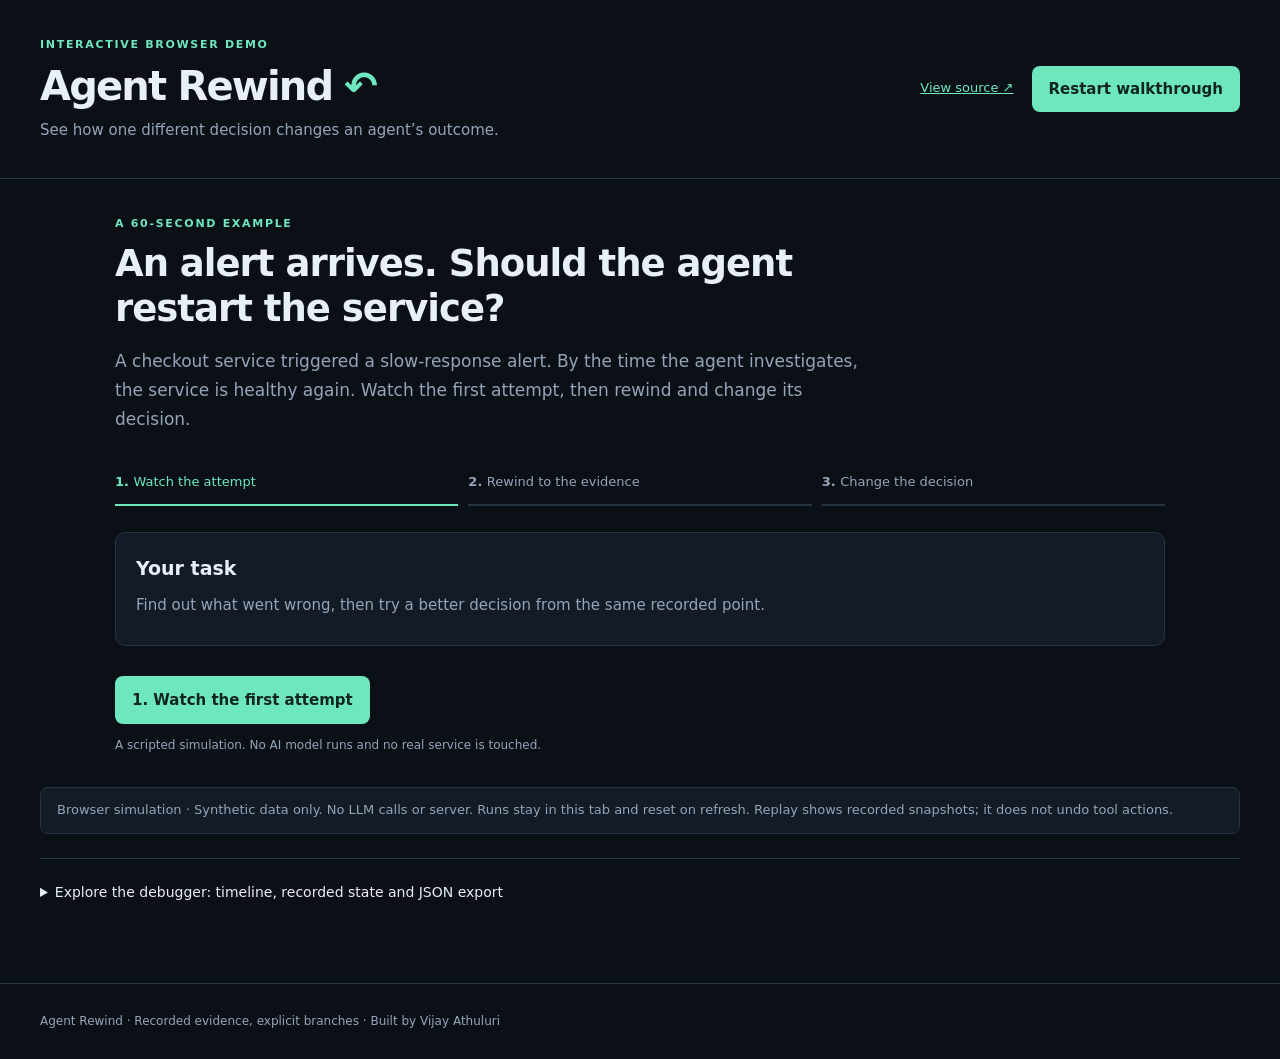
<file: demo/index.html>
<!doctype html>
<html lang="en"><head><meta charset="utf-8"><meta name="viewport" content="width=device-width,initial-scale=1"><title>Agent Rewind · Trajectory debugger</title><link rel="stylesheet" href="./style.css"></head>
<body><header><div><p class="eyebrow">INTERACTIVE BROWSER DEMO</p><h1>Agent Rewind<span>↶</span></h1><p>See how one different decision changes an agent’s outcome.</p></div><div class="header-actions"><a href="https://github.com/vathuluri/agent-rewind" target="_blank" rel="noopener noreferrer">View source ↗</a><button id="demo">Restart walkthrough</button></div></header>
<main><section class="walkthrough" aria-labelledby="walkthrough-title"><p class="eyebrow">A 60-SECOND EXAMPLE</p><h2 id="walkthrough-title">An alert arrives. Should the agent restart the service?</h2><p class="story-intro">A checkout service triggered a slow-response alert. By the time the agent investigates, the service is healthy again. Watch the first attempt, then rewind and change its decision.</p><ol class="guide-progress"><li id="progress-1">Watch the attempt</li><li id="progress-2">Rewind to the evidence</li><li id="progress-3">Change the decision</li></ol><div id="guide-content" aria-live="polite"></div><button id="guide-next">1. Watch the first attempt</button><p class="guide-caption">A scripted simulation. No AI model runs and no real service is touched.</p></section><p class="notice">Browser simulation · Synthetic data only. No LLM calls or server. Runs stay in this tab and reset on refresh. Replay shows recorded snapshots; it does not undo tool actions.</p><p id="message" role="status" aria-live="polite"></p>
<details id="advanced" class="advanced"><summary>Explore the debugger: timeline, recorded state and JSON export</summary><div class="workspace"><aside><h2>Recorded runs</h2><div id="runs"></div></aside><section><div id="empty" class="empty"><h2>One incident. Two decisions.</h2><p>A speed-first agent tries to restart a healthy service. Rewind to its health check and fork with an evidence-first policy.</p><ol><li>Run the incident demo.</li><li>Select “Inspect current service health.”</li><li>Fork with the other policy and compare.</li></ol></div><div id="detail" hidden><div class="run-heading"><div><p id="lineage" class="eyebrow"></p><h2 id="run-name"></h2></div><button id="export" class="secondary">Export JSON</button></div><div id="summary" class="summary"></div><div class="playback"><button id="previous" class="secondary" aria-label="Previous step">←</button><button id="play" class="secondary">Play recorded steps</button><button id="next" class="secondary" aria-label="Next step">→</button><label class="scrub-label">Checkpoint<input id="scrub" type="range" min="0" max="4" value="0"></label><span id="step-count" class="muted"></span></div><div class="inspector"><nav aria-label="Recorded events" id="timeline"></nav><article><p id="event-kind" class="eyebrow"></p><h3 id="event-name"></h3><p class="muted">Recorded state after this event</p><pre id="state"></pre><details><summary>Inputs, output & integrity hash</summary><pre id="io"></pre></details><div class="fork-controls"><label>Alternative policy<select id="policy"><option>evidence-first</option><option>speed-first</option></select></label><button id="fork">Fork from this checkpoint</button></div><p id="fork-help" class="muted"></p></article></div><section id="comparison" hidden><h2>Branch comparison</h2><p id="shared"></p><div id="comparison-cards"></div></section></div></section></div></details></main><footer>Agent Rewind · Recorded evidence, explicit branches · Built by Vijay Athuluri</footer><script src="./demo-runtime.js" defer></script><script src="./app.js" defer></script></body></html>
</file>
<file: demo/style.css>
:root{color-scheme:dark;--bg:#0b1017;--panel:#121b26;--line:#263343;--muted:#94a5b9;--text:#e8eff8;--accent:#6ee7bf}*{box-sizing:border-box}body{margin:0;background:var(--bg);color:var(--text);font:15px/1.6 system-ui,sans-serif}header,main,footer{max-width:1440px;margin:auto;padding:28px 40px}header{display:flex;justify-content:space-between;align-items:center;border-bottom:1px solid var(--line);gap:24px}h1{font-size:40px;letter-spacing:-1.8px;line-height:1.2;margin:4px 0}h1 span{color:var(--accent);margin-left:12px}h2{font-size:21px;letter-spacing:-.5px;margin:0 0 16px}h3{font-size:18px;margin:6px 0 12px}p{margin:8px 0}.eyebrow{font-size:11px;letter-spacing:1.7px;font-weight:700;color:var(--accent)}header>div>p:last-child,.muted{color:var(--muted)}button,select{font:inherit;cursor:pointer;border:1px solid var(--line);border-radius:8px;background:var(--panel);color:var(--text);padding:10px 16px;min-height:44px}button{background:var(--accent);color:#10261f;font-weight:650;border-color:transparent}button:disabled{opacity:.45;cursor:not-allowed}button:hover:not(:disabled){filter:brightness(1.1)}button:focus-visible,select:focus-visible,summary:focus-visible{outline:2px solid var(--accent);outline-offset:3px}.secondary{background:transparent;border-color:var(--line);color:var(--text)}.notice{color:var(--muted);font-size:13px;padding:12px 16px;background:var(--panel);border:1px solid var(--line);border-radius:8px;margin:0 0 24px}#message:not(:empty){color:#f7bd87}.workspace{display:grid;grid-template-columns:230px minmax(0,1fr);gap:28px}aside{border-right:1px solid var(--line);padding-right:24px}aside h2{font-size:14px;color:var(--muted)}.run-card{display:block;text-align:left;width:100%;background:transparent;color:var(--text);border:1px solid var(--line);margin-bottom:10px;font-size:13px;padding:12px}.run-card span{display:block;color:var(--muted);font-size:11px;margin-top:5px}.run-card[aria-pressed=true]{border-color:var(--accent);background:#163028}.empty{padding:50px;max-width:640px;color:var(--muted)}.empty h2{color:var(--text);font-size:28px}.empty li{padding:6px}.run-heading{display:flex;align-items:center;justify-content:space-between;gap:16px}.run-heading h2{margin-bottom:6px}.summary{display:flex;gap:8px;flex-wrap:wrap;margin:12px 0 24px}.pill{background:var(--panel);border:1px solid var(--line);border-radius:40px;padding:3px 10px;font-size:12px;color:var(--muted)}.inspector{display:grid;grid-template-columns:230px minmax(0,1fr);border:1px solid var(--line);border-radius:12px;overflow:hidden;min-height:480px}#timeline{background:var(--panel);padding:14px;border-right:1px solid var(--line)}.event{display:flex;gap:10px;align-items:baseline;background:none;color:var(--muted);text-align:left;padding:12px 8px;font-size:12px;width:100%;font-weight:400}.event[aria-current=true]{background:#1b3c33;color:var(--accent)}.event-number{font:11px ui-monospace,monospace;color:var(--muted)}.inspector>article{padding:24px;min-width:0}pre{font:12px/1.7 ui-monospace,Consolas,monospace;white-space:pre-wrap;overflow-wrap:anywhere;background:#0a111b;border:1px solid var(--line);border-radius:8px;padding:16px;color:#c4d9e9}summary{cursor:pointer;color:var(--muted);font-size:12px;padding:10px 0}.fork-controls{display:flex;gap:12px;align-items:end;margin-top:24px;flex-wrap:wrap}label{font-size:12px;color:var(--muted)}select{display:block;margin-top:5px;font-size:13px}.fork-controls+ p{font-size:12px}#comparison{margin-top:28px}#comparison-cards{display:grid;grid-template-columns:1fr 1fr;gap:16px}.compare-card{border:1px solid var(--line);background:var(--panel);border-radius:10px;padding:20px}.compare-card p{font-size:13px}.outcome{display:inline-block;padding:2px 10px;border-radius:20px;background:#423126;color:#ffd6a7}.outcome.resolved{background:#173a2e;color:var(--accent)}footer{font-size:12px;color:var(--muted);border-top:1px solid var(--line);margin-top:36px}[hidden]{display:none!important}@media(max-width:900px){header,main,footer{padding:22px}.workspace{grid-template-columns:1fr}aside{border:0;padding:0}#runs{display:flex;gap:10px;overflow-x:auto}.run-card{min-width:190px}.inspector{grid-template-columns:1fr}#timeline{display:flex;overflow-x:auto;border-right:0;border-bottom:1px solid var(--line)}.event{min-width:165px}.inspector>article{padding:18px}header{align-items:start}h1{font-size:31px}header>button{font-size:12px}#comparison-cards{grid-template-columns:1fr}.empty{padding:20px 0}.run-heading{align-items:start}.run-heading button{font-size:12px}}

.workspace>*{min-width:0}.inspector>*{min-width:0}

.header-actions{display:flex;align-items:center;gap:18px}.header-actions a{color:var(--accent);font-size:13px;white-space:nowrap}.playback{display:flex;align-items:center;gap:10px;flex-wrap:wrap;margin:16px 0}.playback button{min-height:40px;font-size:12px}.scrub-label{flex:1;min-width:160px}.scrub-label input{display:block;width:100%;accent-color:var(--accent)}#step-count{font-size:12px;min-width:80px}@media(max-width:600px){.header-actions{align-items:end;flex-direction:column;gap:10px}.header-actions button{font-size:12px}.playback{gap:8px}.scrub-label{flex-basis:100%;order:2}.playback #step-count{margin-left:auto}}
.header-actions button,.run-heading>.secondary{white-space:nowrap}@media(max-width:600px){header{flex-direction:column;align-items:stretch}.header-actions{flex-direction:row;align-items:center;justify-content:space-between}}

.walkthrough{max-width:1050px;margin:0 auto 32px}.walkthrough>h2{font-size:clamp(25px,3vw,37px);line-height:1.2;max-width:800px;letter-spacing:-1px;margin:10px 0 16px}.story-intro{font-size:17px;color:var(--muted);max-width:760px;line-height:1.7}.guide-progress{display:flex;gap:10px;padding:0;list-style:none;margin:26px 0;counter-reset:guide}.guide-progress li{flex:1;border-bottom:2px solid var(--line);padding:12px 0;color:var(--muted);font-size:13px;counter-increment:guide}.guide-progress li:before{content:counter(guide) '. ';font-weight:700}.guide-progress li[aria-current=true]{color:var(--accent);border-color:var(--accent)}.guide-panel{background:var(--panel);border:1px solid var(--line);border-radius:10px;padding:20px;margin:14px 0}.guide-panel h3{font-size:19px;margin:0 0 9px}.guide-panel p{color:var(--muted);font-size:15px}.guide-panel.blocked{border-left:3px solid #f2b77b}.guide-panel.resolved,.guide-panel.checkpoint{border-left:3px solid var(--accent)}#guide-next{margin-top:16px;min-height:48px}.guide-caption{color:var(--muted);font-size:12px;margin-top:12px}.guide-events{padding-left:22px;line-height:1.8;color:var(--muted)}.guide-events li{padding:6px 0}.guide-facts{display:grid;grid-template-columns:repeat(4,minmax(0,1fr));gap:12px;margin:18px 0}.guide-facts>div{padding:16px;background:var(--panel);border:1px solid var(--line);border-radius:8px}.guide-facts span{display:block;color:var(--muted);font-size:12px}.guide-facts strong{display:block;font-size:22px;margin-top:6px}.guide-outcomes{display:grid;grid-template-columns:1fr 1fr;gap:16px}.advanced{border-top:1px solid var(--line);padding-top:12px}.advanced>summary{font-size:14px;min-height:48px;color:var(--text)}.advanced[open]>summary{margin-bottom:18px}@media(max-width:650px){.guide-progress{gap:12px}.guide-progress li{font-size:11px;line-height:1.5}.guide-facts{grid-template-columns:1fr 1fr}.guide-facts strong{font-size:20px}.guide-outcomes{grid-template-columns:1fr;gap:0}.story-intro{font-size:15px}#guide-next{width:100%}.guide-panel{padding:16px}.guide-panel h3{font-size:17px}.guide-panel p{font-size:14px}}
</file>
